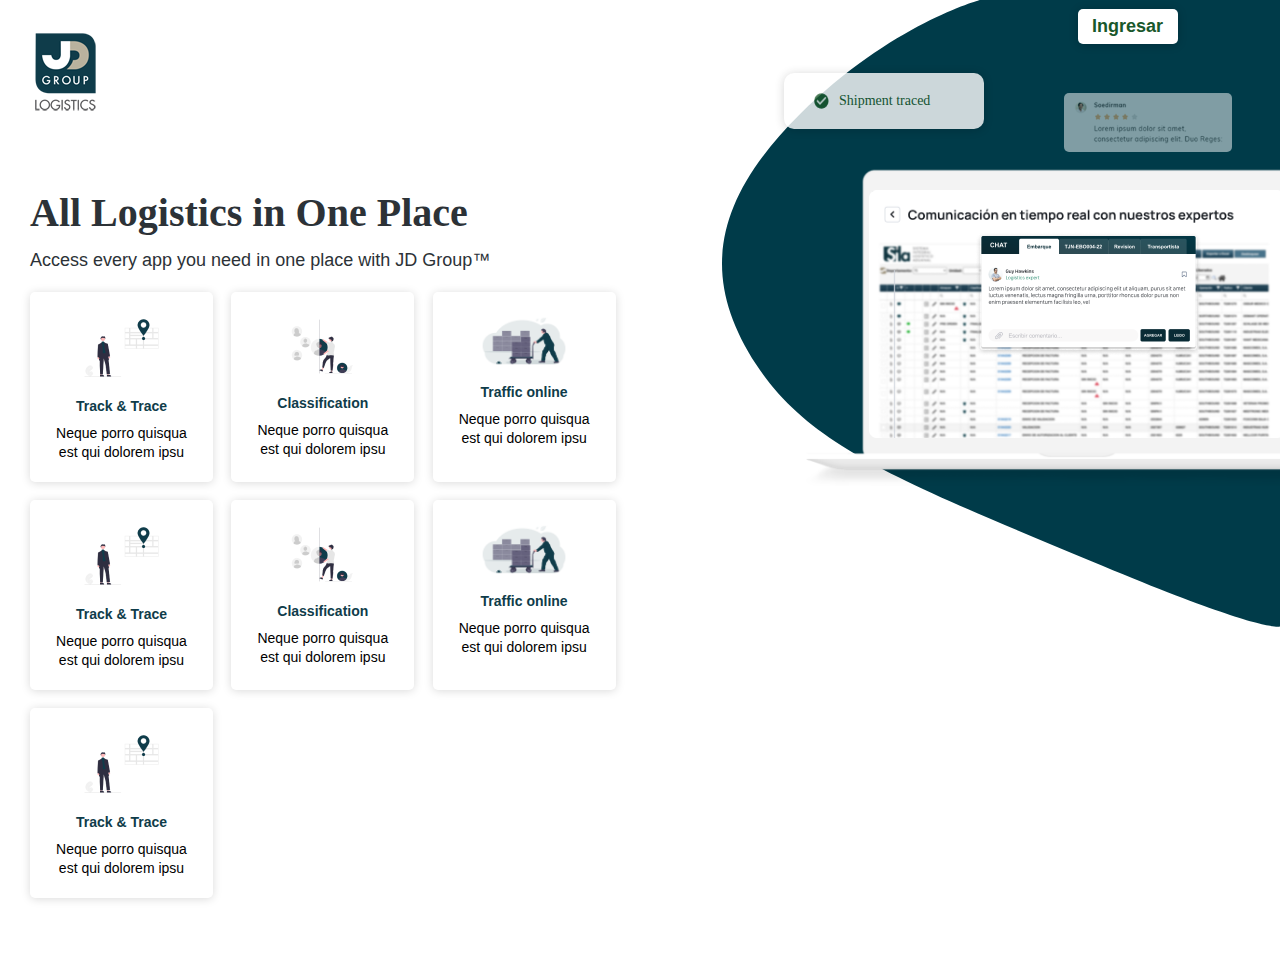
<file: index.html>
<!DOCTYPE html>
<html lang="en">
  <head>
    <meta charset="UTF-8" />
    <meta http-equiv="X-UA-Compatible" content="IE=edge" />
    <meta name="viewport" content="width=device-width, initial-scale=1.0" />
    <script type="text/javascript" src="https://code.jquery.com/jquery-3.5.1.min.js"></script>
    <link rel="stylesheet" href="./css/index.css" />

    <!-- DevExtreme theme -->
    <link rel="stylesheet" href="https://cdn3.devexpress.com/jslib/22.1.4/css/dx.light.css">
 
    <!-- DevExtreme library -->
    <script type="text/javascript" src="https://cdn3.devexpress.com/jslib/22.1.4/js/dx.all.js"></script>
    <title>Document</title>
  </head>
  <body>
    <div class="Main-container">
      <div class="left-side-inner-main-container">
        <div class="logo">
          <img src="./images/png/logo2.png" alt="" />
        </div>

        <div class="content-write">
          <h1>All Logistics in One Place</h1>
          <p>Access every app you need in one place with JD Group™</p>
        </div>
        <div class="content_image_container">
          <div class="section">
            <div class="first-content">
              <img src="./images/png/Vector(1).png" alt="" />
              <p>Shipment traced</p>
            </div>
            <img src="./images/png/Снимок экрана 2021-09-15 в 20.38 1.png" alt="" class="rating" />
            <img src="./images/png/Background.svg" alt="" class="img_1" />
            <img src="./images/png/Desktop mockup.png" alt="" class="overlay_image"/>
            <img src="./images/png/Comments.png" class="img_2" alt="" />
            <img src="./images/png/chat.png" alt="" class="chat_img"/>
          </div>
        </div>

        <div class="main-card">
          <div class="inner-card begin_login_card">
            <img src="./images/png/undraw_logistic2.png" alt="" />
            <div class="card-content">
              <h5>Track & Trace</h5>
              <p>Neque porro quisqua est qui dolorem ipsu</p>
            </div>
            <button type="button" class="begin_login">Begin Login</button>
          </div>

          <div class="inner-card">
            <img src="./images/png/undraw_logistic1.png" alt="" />
            <div class="card-content">
              <h5>Classification</h5>
              <p>Neque porro quisqua est qui dolorem ipsu</p>
            </div>
          </div>

          <div class="inner-card">
            <img src="./images/png/undraw_logistic3.png" alt="" />
            <div class="card-content">
              <h5>Traffic online</h5>
              <p>Neque porro quisqua est qui dolorem ipsu</p>
            </div>
          </div>
          <div class="inner-card">
            <img src="./images/png/undraw_logistic2.png" alt="" />
            <div class="card-content">
              <h5>Track & Trace</h5>
              <p>Neque porro quisqua est qui dolorem ipsu</p>
            </div>
          </div>
          <div class="inner-card">
            <img src="./images/png/undraw_logistic1.png" alt="" />
            <div class="card-content">
              <h5>Classification</h5>
              <p>Neque porro quisqua est qui dolorem ipsu</p>
            </div>
          </div>
          <div class="inner-card">
            <img src="./images/png/undraw_logistic3.png" alt="" />
            <div class="card-content">
              <h5>Traffic online</h5>
              <p>Neque porro quisqua est qui dolorem ipsu</p>
            </div>
          </div>
          <div class="inner-card">
            <img src="./images/png/undraw_logistic2.png" alt="" />
            <div class="card-content">
              <h5>Track & Trace</h5>
              <p>Neque porro quisqua est qui dolorem ipsu</p>
            </div>
          </div>
        </div>
      </div>

      <div class="right-side-inner-main-container">
        <img src="./images/png/Background.svg" alt="" class="bg-img" />

        <div class="login">Ingresar</div>

        <div class="short-notice">
          <div class="inner-short-notice">
            <div class="first-content">
              <img src="./images/png/Vector(1).png" alt="" />
              <p>Shipment traced</p>
            </div>
          </div>

          <div class="second-content">
            <img
              src="./images/png/Снимок экрана 2021-09-15 в 20.38 1.png"
              alt=""
            />
          </div>
        </div>

        <div class="img-content">
          <div class="first-img">
            <img src="./images/png/Desktop mockup.png" alt="" class="overlay_image"/>
            <img src="./images/png/Comments.png" class="img_2" alt="" />
            <img src="./images/png/chat.png" alt="" class="chat_img"/>
          </div>
        </div>
      </div>
    </div>

    <script src="./js/index.js">
    </script>
  </body>
</html>
</file>
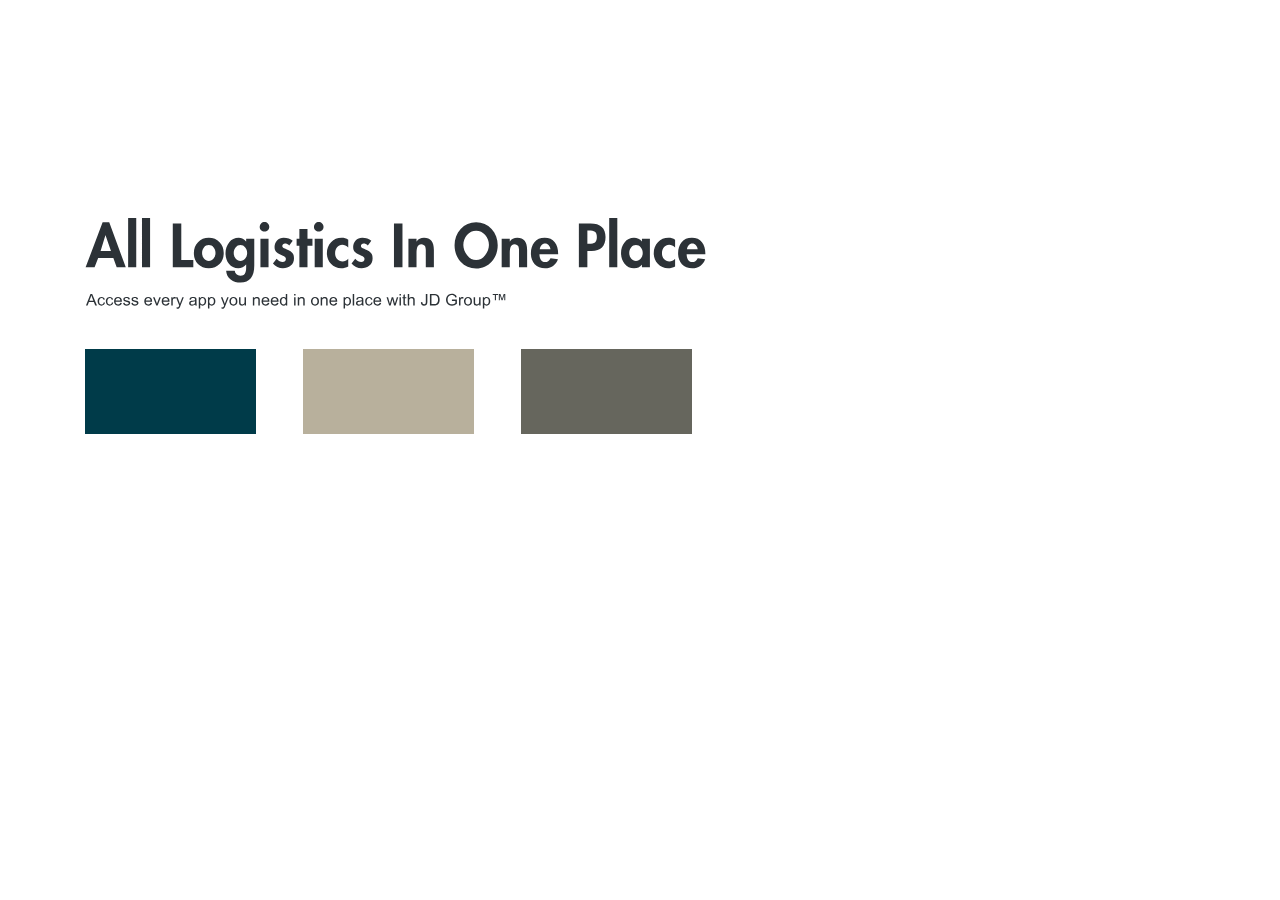
<file: loader.html>
<!DOCTYPE html>
<html lang="en">
<head>
    <meta charset="UTF-8">
    <meta http-equiv="X-UA-Compatible" content="IE=edge">
    <meta name="viewport" content="width=device-width, initial-scale=1.0">

    <script type="text/javascript" src="https://code.jquery.com/jquery-3.5.1.min.js"></script>
    <link rel="stylesheet" href="./css/index.css" />

    <!-- DevExtreme theme -->
    <link rel="stylesheet" href="https://cdn3.devexpress.com/jslib/22.1.4/css/dx.light.css">
 
    <!-- DevExtreme library -->
    <script type="text/javascript" src="https://cdn3.devexpress.com/jslib/22.1.4/js/dx.all.js"></script>
    <title>logistics</title>
</head>
<body>
    <div class="section_loader">
        <div class="loader_text">
           <img src="./images/png/loader_text.svg" alt="" srcset="" class="text">
           <img src="./images/png/loader_subtext.svg" alt="" srcset="" class="sub_text">
        </div>
        <div class="box_group">
            <div class="list"></div>
            <div class="list cream"></div>
            <div class="list brown"></div>
        </div>
    </div>
</body>
</html>
</file>
<file: css/index.css>
/* Adding external font-fmaily link into css folder */
@import url("http://fonts.cdnfonts.com/css/arial");

* {
  margin: 0;
  padding: 0;
  box-sizing: border-box;
}

body {
  font-family: Arial;
  overflow-x: hidden;
  width: 100%;
  padding-bottom: 50px;
}

img {
  max-width: 100%;
}

.Main-container {
  display: flex;
}

.section_loader{
  width: 100%;
  font-family:'Futura LT';
  margin-top: 217px;
  padding-left: 85px;
  height: 100%;
}

.section_loader .loader_text{
  display: flex;
  flex-direction: column;
}

.section_loader .loader_text .text{
  width: 621px;
  margin-bottom:10px ;
}

.section_loader .loader_text .sub_text{
  width: 421px;
}

.section_loader .box_group{
  display: flex;
  align-items: center;
  width: 100%;
  margin-top: 40px;
}
.section_loader .box_group .list{
  width: 171px;
  height: 85px;
  margin-right: 47px;
  background:#003B49;
}

.section_loader .box_group .list.cream{
 background:#B8B09C
}

.section_loader .box_group .list.brown{
  background:#66665D
 }

/* Leftside design start here */

.left-side-inner-main-container {
  width: 50%;
  padding: 30px 0 0 30px;
}

.logo img {
  margin-bottom: 3.6em;
}

.content-write {
  margin-bottom: 20px;
}

.content-write h1 {
  font-family: "Futura LT";
  font-style: normal;
  font-weight: 800;
  font-size: 40px;
  line-height: 72px;
  color: #2c3237;
}

.content-write p {
  font-family: "Arial";
  font-style: normal;
  font-weight: 400;
  font-size: 18px;
  line-height: 23px;
  color: #2c3237;
}

/* Cards starts here */
.main-card {
  display: flex;
  flex-wrap: wrap;
  align-items: stretch;
  width: 100%;
}
.begin_login{
  border-style: 1px solid #0B2831;
  width: 100%;
  background: #fff;
  padding: 4px 24px;
  margin-top: 10px;
  cursor: pointer;
}

.inner-card.begin_login_card.isClicked{
  transform: 0.8s ease-in-out !important;
}

.inner-card.begin_login_card.isClicked{
  transform: scale(1.4) !important;
}
.inner-card {
  width: 30%;
  height: auto;
  background: #fff;
  margin: 0 30px 24px 0px;
  padding: 20px;
  box-shadow: 0px 1px 10px rgba(0, 0, 0, 0.15);
  border-radius: 5px;
  text-align: center;
  margin: 0 3% 3% 0;
}

.inner-card img {
  max-width: 100px;
  max-height: 100px;
  
}

.card-content {
  margin-top: 10px;
  text-align: center;
}

.card-content h5 {
  font-family: "Arial";
  font-style: normal;
  font-weight: 700;
  font-size: 14px;
  line-height: 16px;
  color: #0f3c4a;
  text-align: center;
  margin-bottom: 10px;
}

.card-content p{
    font-family: 'Arial';
    font-style: normal;
    font-weight: 400;
    font-size: 14px;
    line-height: 19px;
    text-align: center;
    color: #000000;

}

/* Right side design start here */

.right-side-inner-main-container {
  position: relative;
  width: 50%;
}

.login {
  width: 100px;
  position: absolute;
  top: 1%;
  right: 16%;
  text-align: center;
  padding: 7px;
  background: #ffffff;
  box-shadow: 0px 1px 10px rgba(0, 0, 0, 0.2);
  border-radius: 5px;
  font-family: "Arial";
  font-style: normal;
  font-weight: 700;
  font-size: 18px;
  color: #19582b;
  cursor: pointer;
}


.short-notice{
    position: relative;
    left: 10%;
    top: 8%;
    display: flex;
    /* justify-content: space-around;  */
}

.inner-short-notice{
    padding: 0 80px;
}

.first-content{
    width: 200px;
    display: flex;
    background: #fff;
    box-shadow: 0px 1px 10px rgba(0, 0, 0, 0.198672);
    border-radius: 10px;
    padding: 20px;
    opacity: 0.8;
}

.first-content img{
    margin: 0 10px ;
}

.first-content p{
    font-family: 'Poppins';
    font-style: normal;
    font-weight: 400;
    font-size: 14px;
    color: #19582B;
}

.second-content img{
    margin-top: 20px;
    border-radius: 5px;
    opacity: 0.5;
}

.bg-img {
  position: absolute;
  right:0;
  z-index: -1;
 
}

.img-content{
    position: relative;
    top: 9%;
   
    right: 0;
}



.first-img {
  z-index: 1000;
  width: 500px;
  float:right;
  position: relative;
}

.img-content .img_2{
  position: absolute;
  right: 0;
  width:411px;
  margin-top: 25px;
}

.img-content .chat_img{
  position: absolute;
  left: 39%;
    /* top: 45%; */
    margin-top: 67px;
}

.second-img{
    position: absolute;
    top: 7%;
    left: 46%;
  width: 410px;
  margin-top: 21px;
  
}

.third-img{
    top: 26%;
    left: 61%;
    margin-top: 83px;
    position: absolute;
}

.content_image_container{
  display: none;
  width: 100%;
}

.content_image_container .section{
    width: 500px;
    height: 500px;
    position: relative;
    float:right;
}

.content_image_container .section .img_1{
  width: 100%;
  height:100%
}

.content_image_container .section .overlay_image{
  position: absolute;
  top: 25%;
  right: 0;
}

.content_image_container .section .img_2{
  position: absolute;
    top: 30%;
    width: 411px;
    right: 0px;
}

.content_image_container .section .chat_img{
  position: absolute;
  top: 46%;
  right: 17%
}

.content_image_container .section .rating{
  position: absolute;
  left: 46%;
  top: 10%;
  opacity: 0.9;
}


.content_image_container .section .first-content{
  position: absolute;
  
}




@media only screen and (max-width: 900px) {
 .right-side-inner-main-container{
  display: none
 }
 .left-side-inner-main-container{
  width: 100%;
 }

 .left-side-inner-main-container .content_image_container{
  display:block;
  }
}

@media only screen and (max-width: 500px) {
  .logo{
    padding: 19px;
    margin-bottom: -49px;
  }
  .content-write{
    padding-left:19px;
    padding-right: 14px;
  }
  .content-write h1{
    line-height: 48px;
  }
  .main-card .inner-card{
    width: 42%
    
  }

  .main-card{
    justify-content: center;
    background: rgba(178, 190, 181, 0.1);
    padding: 20px;
    border-radius: 10px;
  }

  .left-side-inner-main-container{
    padding: 0;
   }

   .content_image_container{
    margin-bottom: 20px;
   }

   .content_image_container .section .img_2{
      width: 330px;
      top: 47%;
   }

   .content_image_container .section .overlay_image{
    top: 44%;
    max-width: 400px;
   }

    .content_image_container .section .chat_img{
      width: 200px;
      top: 56%;

    }
    
    .content_image_container .section{
      float:none;
      width: 100%;
    }

    .content_image_container .section .rating{
      top: 17%;
    }
 
 }
</file>
